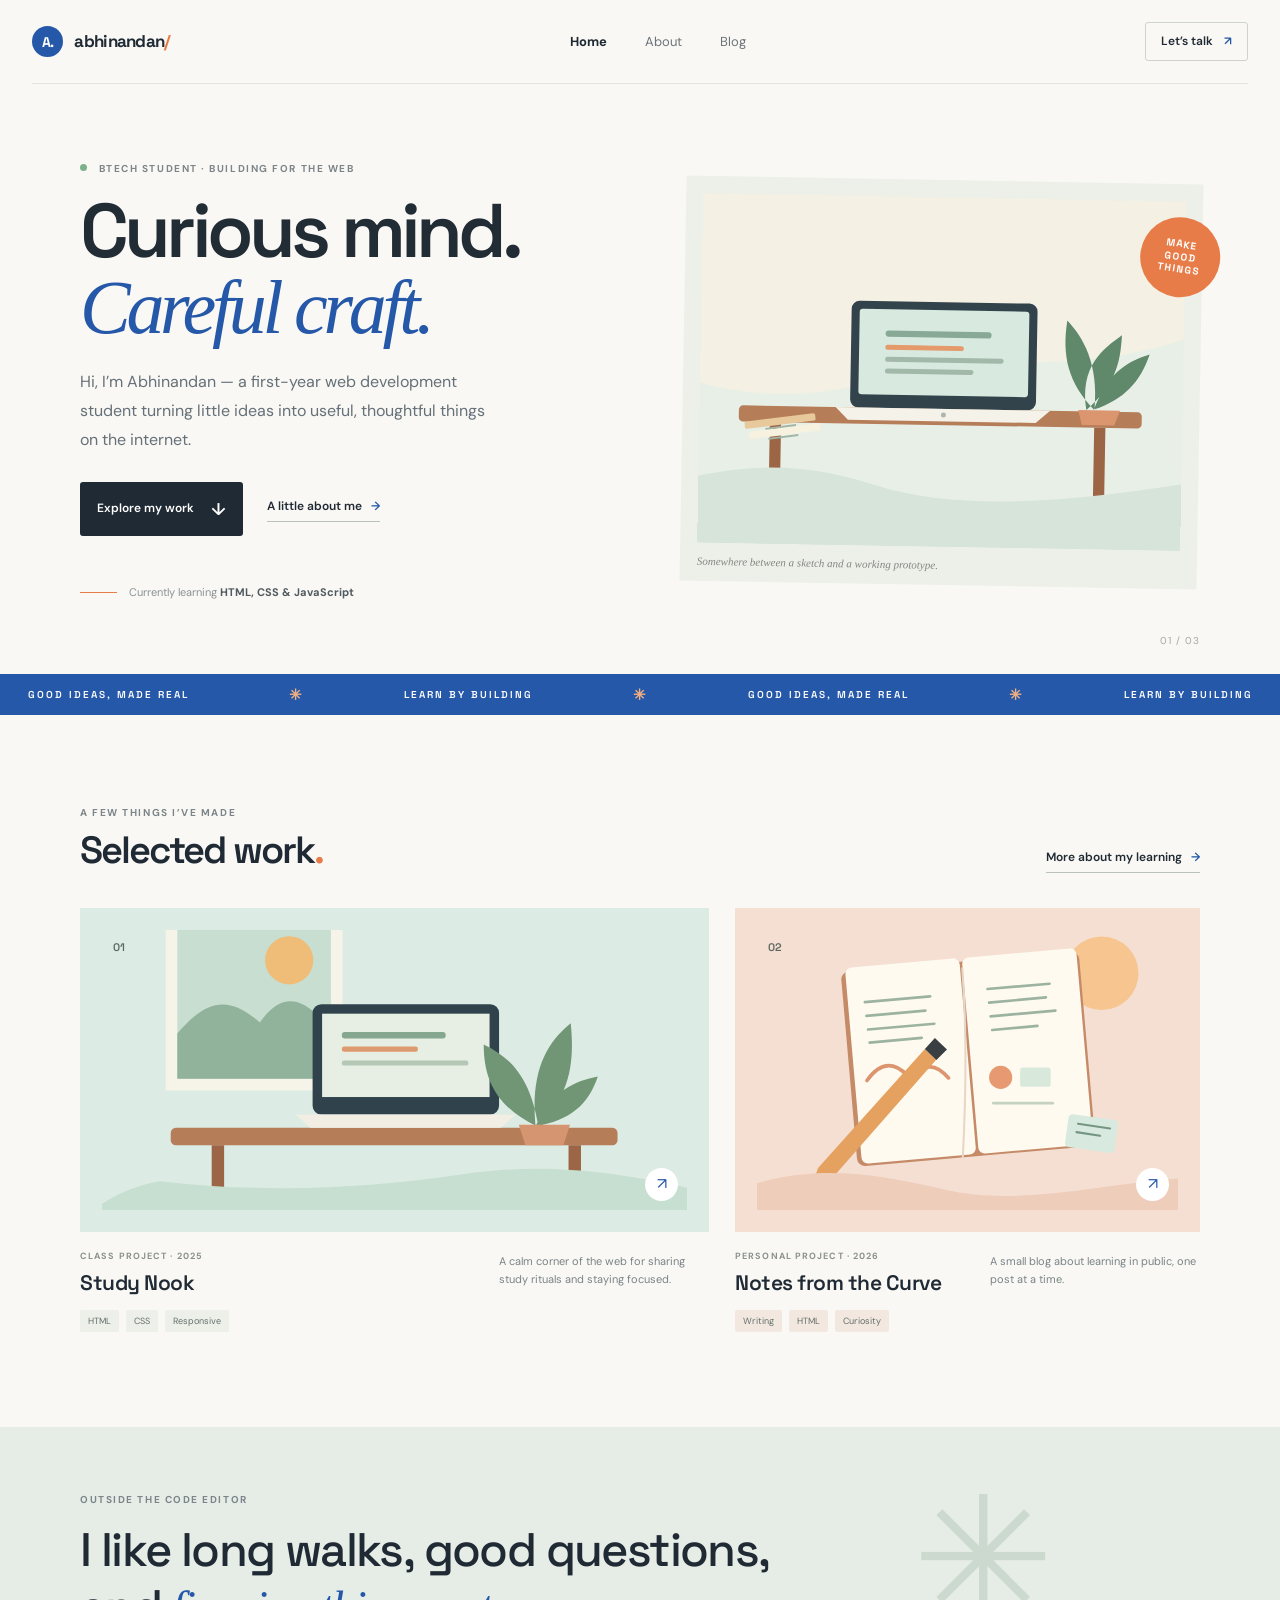
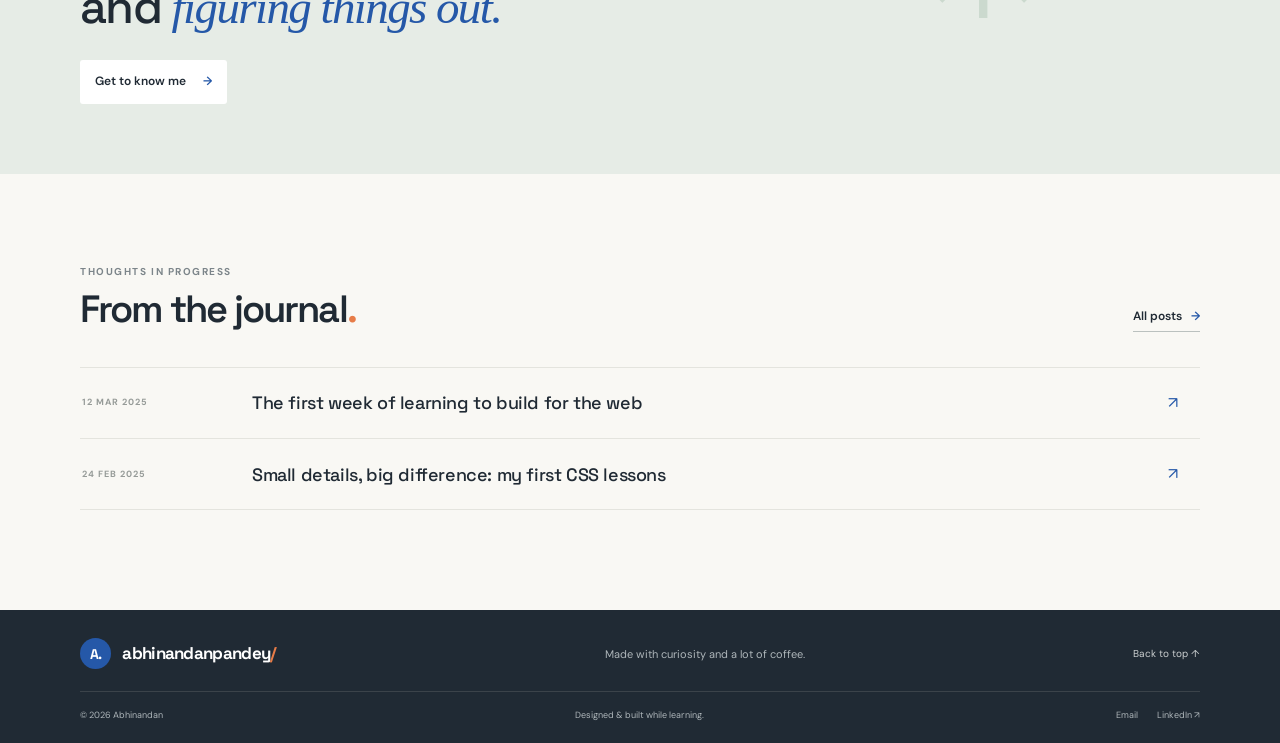
<file: index.html>
<!doctype html>
<html lang="en">

<head>
    <meta charset="utf-8">
    <meta name="viewport" content="width=device-width, initial-scale=1">
    <meta name="description"
        content="A personal blog and portfolio by Abhinandan, a first-year web development student.">
    <title>Abhinandan — Web Developer &amp; Learner</title>
    <link rel="preconnect" href="https://fonts.googleapis.com">
    <link
        href="https://fonts.googleapis.com/css2?family=DM+Sans:wght@400;500;600;700&family=Space+Grotesk:wght@500;600;700&display=swap"
        rel="stylesheet">
    <link rel="stylesheet" href="styles.css">
</head>

<body><a class="skip-link" href="#main">Skip to content</a>
    <header class="site-header"><a class="wordmark" href="index.html"><span class="wordmark-mark">A.</span>
            abhinandan<span class="wordmark-dot">/</span></a>
        <nav aria-label="Main navigation">
            <ul class="nav-list">
                <li><a class="active" aria-current="page" href="index.html">Home</a></li>
                <li><a href="about.html">About</a></li>
                <li><a href="blog.html">Blog</a></li>
            </ul>
        </nav><a class="nav-cta" href="mailto:hello@example.com">Let’s talk <span>↗</span></a>
    </header>
    <main id="main">
        <section class="hero wrap">
            <div>
                <p class="eyebrow"><span class="status-dot"></span> BTECH STUDENT · BUILDING FOR THE WEB</p>
                <h1>Curious mind.<br><span>Careful craft.</span></h1>
                <p class="hero-intro">Hi, I’m Abhinandan — a first-year web development student turning little ideas into
                    useful, thoughtful things on the internet.</p>
                <div class="hero-actions"><a class="button button-dark" href="#work">Explore my work
                        <span>↓</span></a><a class="text-link" href="about.html">A little about me <span>→</span></a>
                </div>
                <div class="hero-note"><span class="note-line"></span>
                    <p>Currently learning <strong>HTML, CSS &amp; JavaScript</strong></p>
                </div>
            </div>
            <figure class="hero-art"><img src="images/creative-desk.svg"
                    alt="Illustration of a sunny desk with a laptop, a plant, a notebook, and a cup of coffee">
                <figcaption>Somewhere between a sketch and a working prototype.</figcaption><span
                    class="art-sticker">MAKE<br>GOOD<br>THINGS</span>
            </figure>
            <div class="hero-index">01 / 03</div>
        </section>
        <div class="marquee">
            <div class="marquee-track"><span>GOOD IDEAS, MADE REAL</span><b>✳</b><span>LEARN BY
                    BUILDING</span><b>✳</b><span>GOOD IDEAS, MADE REAL</span><b>✳</b><span>LEARN BY BUILDING</span>
            </div>
        </div>
        <section class="section wrap" id="work">
            <div class="section-heading">
                <div>
                    <p class="eyebrow">A FEW THINGS I’VE MADE</p>
                    <h2>Selected work<span class="accent">.</span></h2>
                </div><a class="text-link" href="about.html#learning">More about my learning <span>→</span></a>
            </div>
            <div class="project-grid">
                <article class="project-card"><a class="project-image image-sage" href="about.html"><img
                            src="images/study-nook.svg"
                            alt="A cozy study nook with a desk, open laptop, and leafy plant"><span
                            class="image-number">01</span><span class="image-arrow">↗</span></a>
                    <div class="project-meta">
                        <div>
                            <p class="project-type">CLASS PROJECT · 2025</p>
                            <h3>Study Nook</h3>
                        </div>
                        <p class="project-description">A calm corner of the web for sharing study rituals and staying
                            focused.</p>
                    </div>
                    <ul class="tag-list">
                        <li>HTML</li>
                        <li>CSS</li>
                        <li>Responsive</li>
                    </ul>
                </article>
                <article class="project-card"><a class="project-image image-peach" href="blog.html"><img
                            src="images/blog-notes.svg"
                            alt="Illustrated notebook with a pencil and colorful idea cards"><span
                            class="image-number">02</span><span class="image-arrow">↗</span></a>
                    <div class="project-meta">
                        <div>
                            <p class="project-type">PERSONAL PROJECT · 2026</p>
                            <h3>Notes from the Curve</h3>
                        </div>
                        <p class="project-description">A small blog about learning in public, one post at a time.</p>
                    </div>
                    <ul class="tag-list">
                        <li>Writing</li>
                        <li>HTML</li>
                        <li>Curiosity</li>
                    </ul>
                </article>
            </div>
        </section>
        <section class="about-strip">
            <div class="wrap about-strip-inner">
                <p class="eyebrow">OUTSIDE THE CODE EDITOR</p>
                <h2>I like long walks, good questions,<br>and <em>figuring things out.</em></h2><a
                    class="button button-light" href="about.html">Get to know me <span>→</span></a>
                <div class="about-doodle">✳</div>
            </div>
        </section>
        <section class="section wrap journal-preview">
            <div class="section-heading">
                <div>
                    <p class="eyebrow">THOUGHTS IN PROGRESS</p>
                    <h2>From the journal<span class="accent">.</span></h2>
                </div><a class="text-link" href="blog.html">All posts <span>→</span></a>
            </div>
            <article class="journal-row"><time datetime="2025-03-12">12 MAR 2025</time>
                <h3><a href="blog.html#first-week">The first week of learning to build for the web</a></h3><span
                    class="journal-arrow">↗</span>
            </article>
            <article class="journal-row"><time datetime="2025-02-24">24 FEB 2025</time>
                <h3><a href="blog.html#small-details">Small details, big difference: my first CSS lessons</a></h3><span
                    class="journal-arrow">↗</span>
            </article>
        </section>
    </main>
    <footer class="site-footer">
        <div class="wrap footer-top"><a class="wordmark footer-wordmark" href="index.html"><span
                    class="wordmark-mark">A.</span> abhinandanpandey<span class="wordmark-dot">/</span></a>
            <p>Made with curiosity and a lot of coffee.</p><a class="back-top" href="#main">Back to top ↑</a>
        </div>
        <div class="wrap footer-bottom"><span>© 2026 Abhinandan</span><span>Designed &amp; built while learning.</span>
            <div class="footer-links"><a href="mailto:abhipandey28012008@gmail.com">Email</a><a href="https://www.linkedin.com/"
                    target="_blank" rel="noopener noreferrer">LinkedIn ↗</a></div>
        </div>
    </footer>
</body>

</html>
</file>
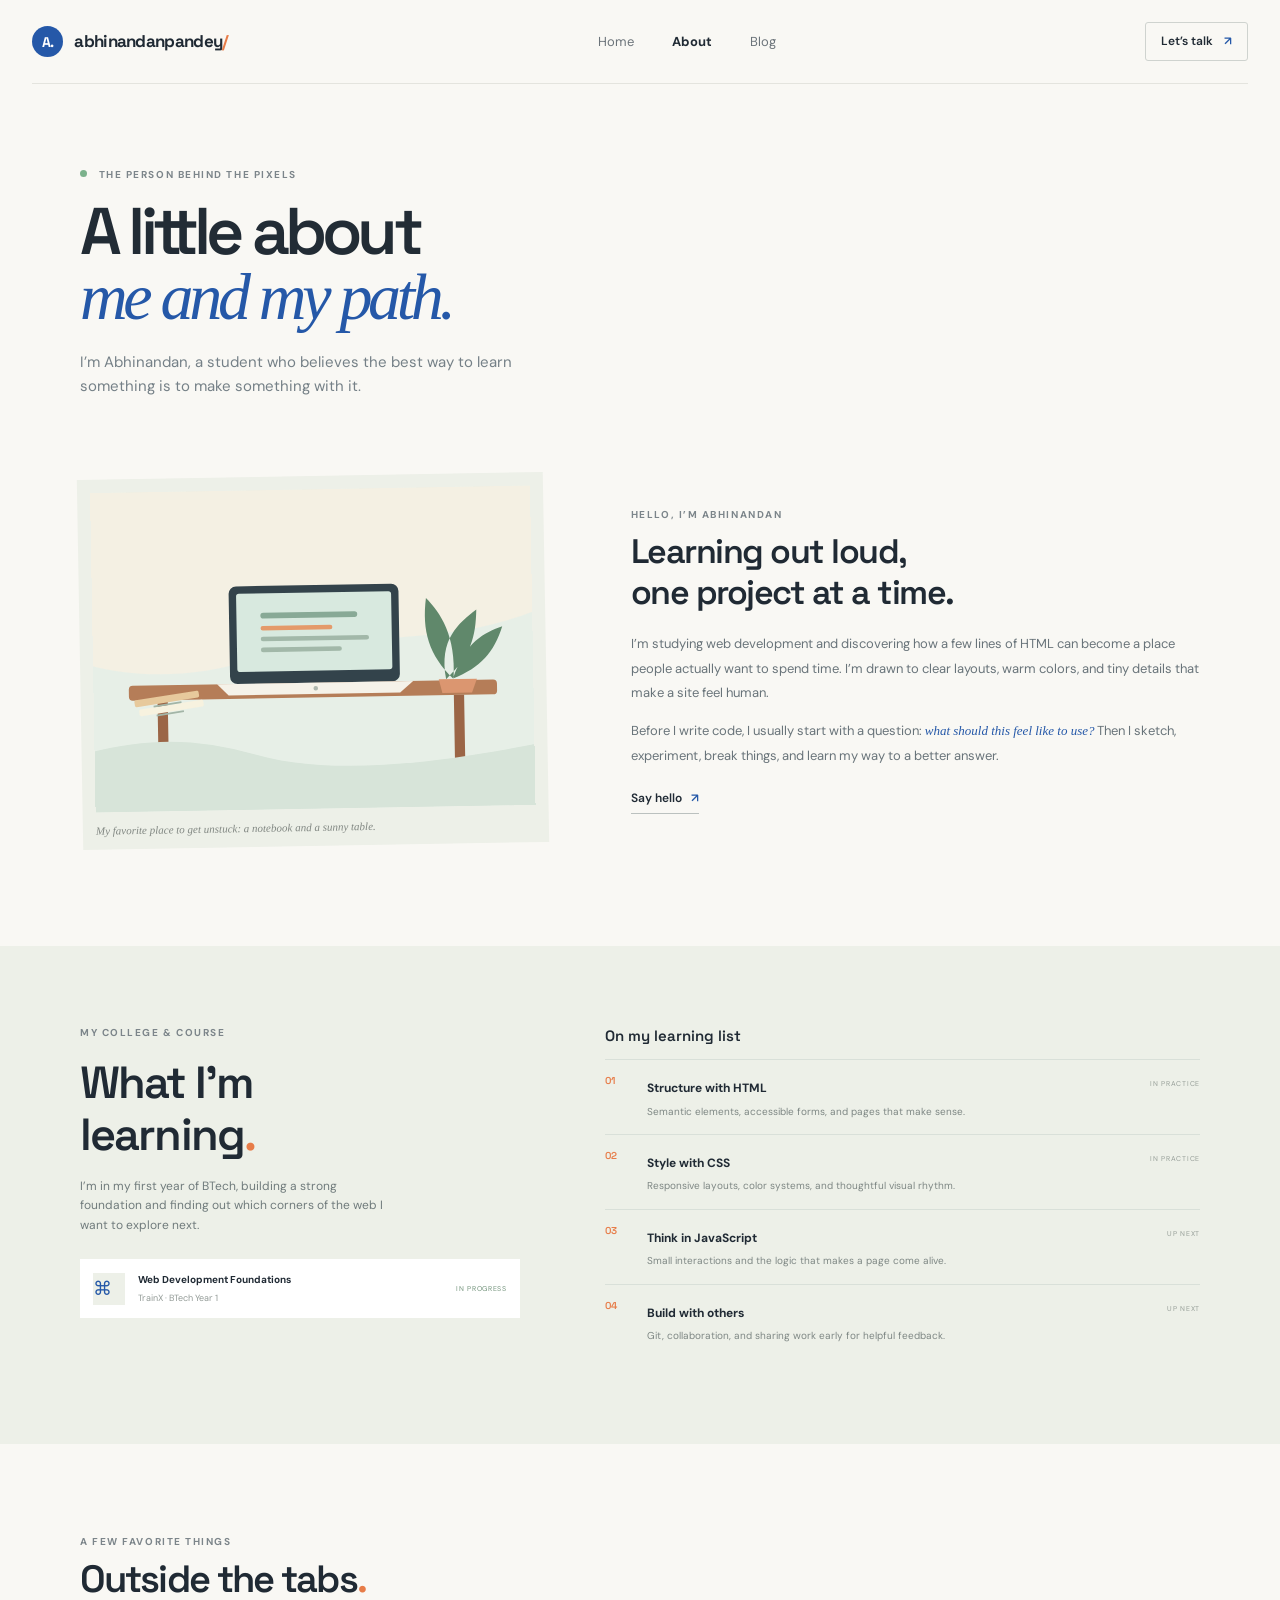
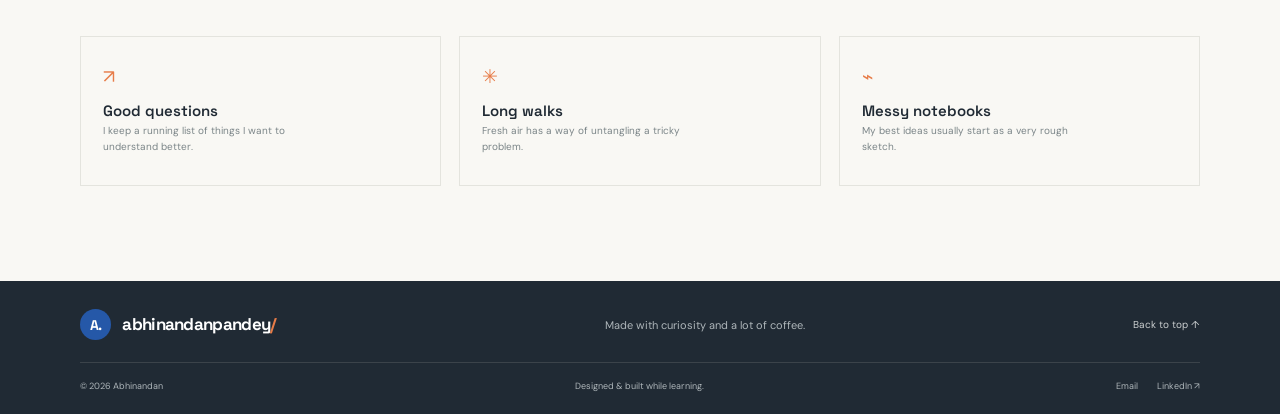
<file: about.html>
<!doctype html>
<html lang="en">

<head>
    <meta charset="utf-8">
    <meta name="viewport" content="width=device-width, initial-scale=1">
    <meta name="description"
        content="Get to know Abhinandan, a web development student, and explore what Alex is learning.">
    <title>About — Abhinandan</title>
    <link rel="preconnect" href="https://fonts.googleapis.com">
    <link
        href="https://fonts.googleapis.com/css2?family=DM+Sans:wght@400;500;600;700&family=Space+Grotesk:wght@500;600;700&display=swap"
        rel="stylesheet">
    <link rel="stylesheet" href="styles.css">
</head>

<body><a class="skip-link" href="#main">Skip to content</a>
    <header class="site-header"><a class="wordmark" href="index.html"><span class="wordmark-mark">A.</span>
            abhinandanpandey<span class="wordmark-dot">/</span></a>
        <nav aria-label="Main navigation">
            <ul class="nav-list">
                <li><a href="index.html">Home</a></li>
                <li><a class="active" aria-current="page" href="about.html">About</a></li>
                <li><a href="blog.html">Blog</a></li>
            </ul>
        </nav><a class="nav-cta" href="mailto:hello@example.com">Let’s talk <span>↗</span></a>
    </header>
    <main id="main">
        <section class="page-hero wrap">
            <p class="eyebrow"><span class="status-dot"></span> THE PERSON BEHIND THE PIXELS</p>
            <h1>A little about<br><span>me and my path.</span></h1>
            <p class="page-intro">I’m Abhinandan, a student who believes the best way to learn something is to make something
                with it.</p>
        </section>
        <section class="about-main wrap">
            <figure class="about-photo"><img src="images/creative-desk.svg"
                    alt="A bright creative workspace ready for a new project">
                <!-- STUDENT NOTE: Use figure to group an image with its caption. Put figcaption inside figure to show a helpful note below the image. Keep alt text on img too: it describes the image to people using screen readers. -->
<figcaption>My favorite place to get unstuck: a notebook and a sunny table.</figcaption>
            </figure>
            <div class="about-copy">
                <p class="eyebrow">HELLO, I’M ABHINANDAN</p>
                <h2>Learning out loud,<br>one project at a time.</h2>
                <p>I’m studying web development and discovering how a few lines of HTML can become a place people
                    actually want to spend time. I’m drawn to clear layouts, warm colors, and tiny details that make a
                    site feel human.</p>
                <p>Before I write code, I usually start with a question: <em>what should this feel like to use?</em>
                    Then I sketch, experiment, break things, and learn my way to a better answer.</p><a
                    class="text-link" href="mailto:hello@example.com">Say hello <span>↗</span></a>
            </div>
        </section>
        <section class="learning-section" id="learning">
            <div class="wrap learning-inner">
                <div>
                    <p class="eyebrow">MY COLLEGE &amp; COURSE</p>
                    <h2>What I’m<br>learning<span class="accent">.</span></h2>
                    <p class="learning-intro">I’m in my first year of BTech, building a strong foundation and finding
                        out which corners of the web I want to explore next.</p>
                    <div class="course-card"><span class="course-icon">⌘</span>
                        <div><strong>Web Development Foundations</strong><span>TrainX · BTech Year 1</span></div><span
                            class="course-status">IN PROGRESS</span>
                    </div>
                </div>
                <div class="learning-list">
                    <h3>On my learning list</h3>
                    <ol>
                        <li><span class="list-number">01</span>
                            <div><strong>Structure with HTML</strong>
                                <p>Semantic elements, accessible forms, and pages that make sense.</p>
                            </div><span class="list-state">IN PRACTICE</span>
                        </li>
                        <li><span class="list-number">02</span>
                            <div><strong>Style with CSS</strong>
                                <p>Responsive layouts, color systems, and thoughtful visual rhythm.</p>
                            </div><span class="list-state">IN PRACTICE</span>
                        </li>
                        <li><span class="list-number">03</span>
                            <div><strong>Think in JavaScript</strong>
                                <p>Small interactions and the logic that makes a page come alive.</p>
                            </div><span class="list-state">UP NEXT</span>
                        </li>
                        <li><span class="list-number">04</span>
                            <div><strong>Build with others</strong>
                                <p>Git, collaboration, and sharing work early for helpful feedback.</p>
                            </div><span class="list-state">UP NEXT</span>
                        </li>
                    </ol>
                </div>
            </div>
        </section>
        <section class="section wrap interests">
            <div class="section-heading">
                <div>
                    <p class="eyebrow">A FEW FAVORITE THINGS</p>
                    <h2>Outside the tabs<span class="accent">.</span></h2>
                </div>
            </div>
            <div class="interest-grid">
                <article><span>↗</span>
                    <h3>Good questions</h3>
                    <p>I keep a running list of things I want to understand better.</p>
                </article>
                <article><span>✳</span>
                    <h3>Long walks</h3>
                    <p>Fresh air has a way of untangling a tricky problem.</p>
                </article>
                <article><span>⌁</span>
                    <h3>Messy notebooks</h3>
                    <p>My best ideas usually start as a very rough sketch.</p>
                </article>
            </div>
        </section>
    </main>
    <footer class="site-footer">
        <div class="wrap footer-top"><a class="wordmark footer-wordmark" href="index.html"><span
                    class="wordmark-mark">A.</span> abhinandanpandey<span class="wordmark-dot">/</span></a>
            <p>Made with curiosity and a lot of coffee.</p><a class="back-top" href="#main">Back to top ↑</a>
        </div>
        <div class="wrap footer-bottom"><span>© 2026 Abhinandan</span><span>Designed &amp; built while learning.</span>
            <div class="footer-links"><a href="abhipandey28012008@gmail.com">Email</a><a href="https://www.linkedin.com/"
                    target="_blank" rel="noopener noreferrer">LinkedIn ↗</a></div>
        </div>
    </footer>
</body>

</html>
</file>
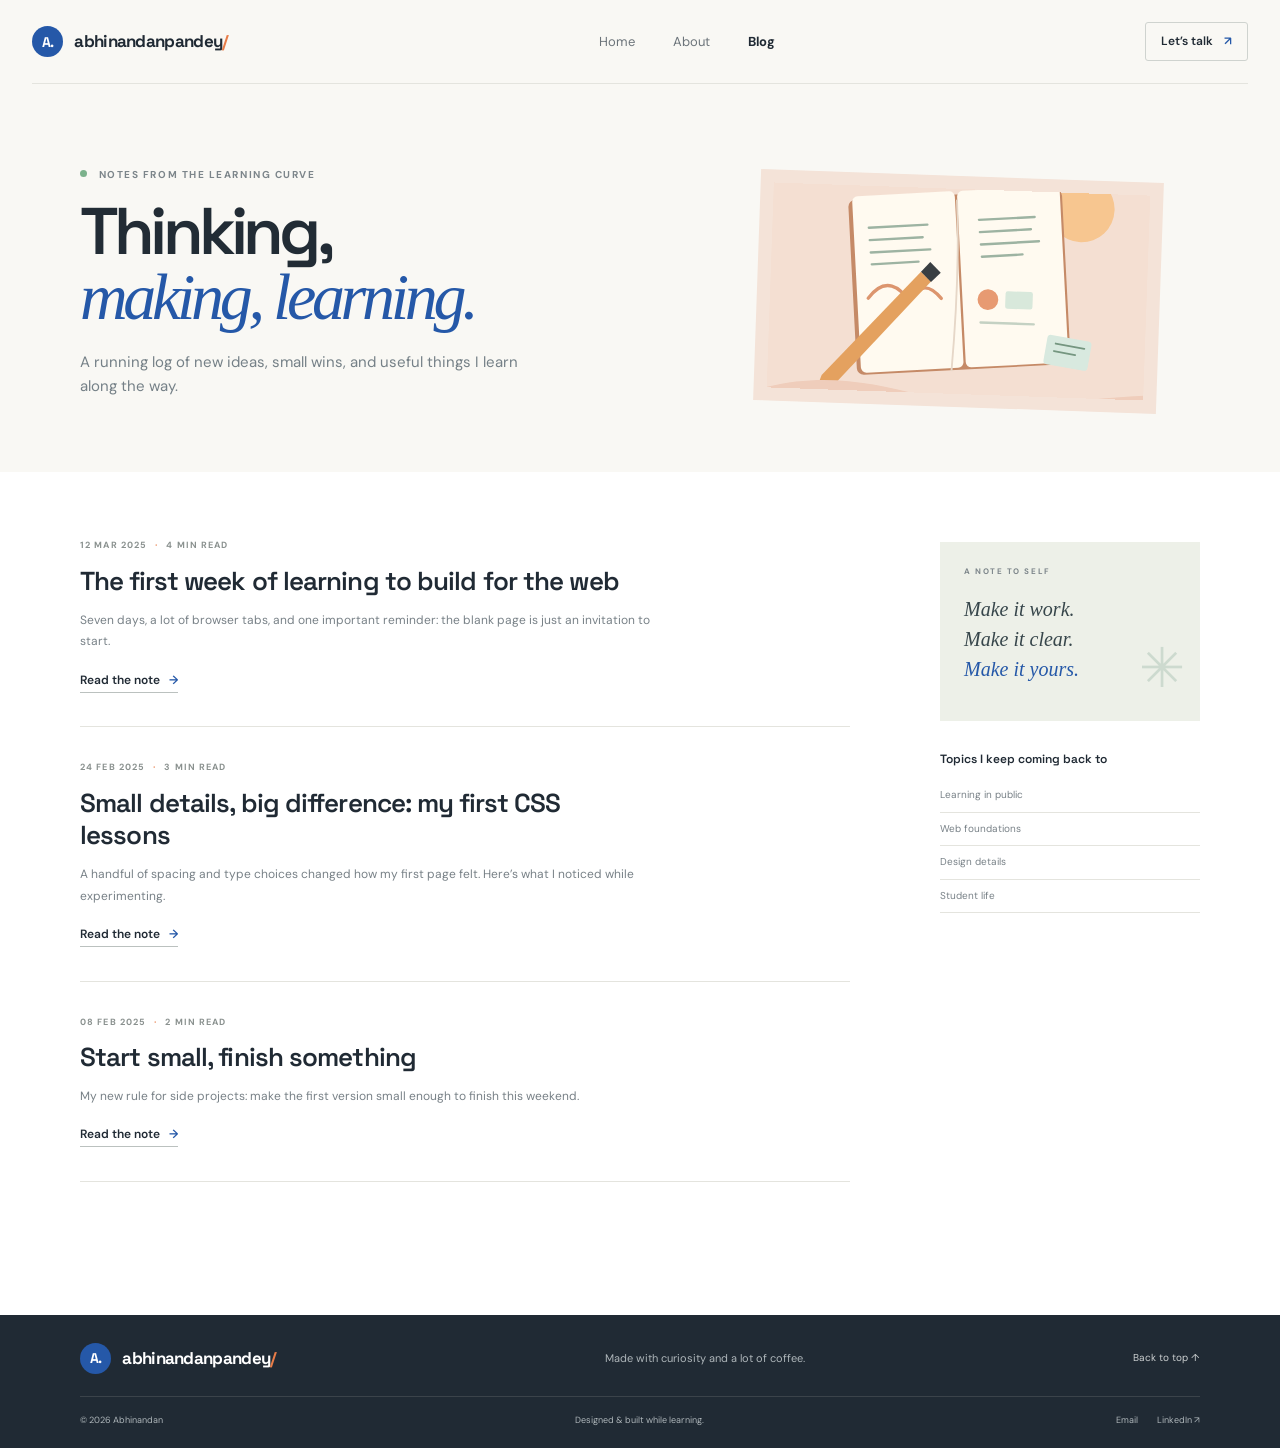
<file: blog.html>
<!doctype html>
<html lang="en">

<head>
    <meta charset="utf-8">
    <meta name="viewport" content="width=device-width, initial-scale=1">
    <meta name="description"
        content="Notes from Abhinandan about learning web development, design, and building for the web.">
    <title>Blog — Abhinandan</title>
    <link rel="preconnect" href="https://fonts.googleapis.com">
    <link
        href="https://fonts.googleapis.com/css2?family=DM+Sans:wght@400;500;600;700&family=Space+Grotesk:wght@500;600;700&display=swap"
        rel="stylesheet">
    <link rel="stylesheet" href="styles.css">
</head>

<body><a class="skip-link" href="#main">Skip to content</a>
    <header class="site-header"><a class="wordmark" href="index.html"><span class="wordmark-mark">A.</span>
        abhinandanpandey<span class="wordmark-dot">/</span></a>
        <nav aria-label="Main navigation">
            <ul class="nav-list">
                <li><a href="index.html">Home</a></li>
                <li><a href="about.html">About</a></li>
                <li><a class="active" aria-current="page" href="blog.html">Blog</a></li>
            </ul>
        </nav><a class="nav-cta" href="mailto:hello@example.com">Let’s talk <span>↗</span></a>
    </header>
    <main id="main">
        <section class="page-hero blog-hero wrap">
            <p class="eyebrow"><span class="status-dot"></span> NOTES FROM THE LEARNING CURVE</p>
            <h1>Thinking,<br><span>making, learning.</span></h1>
            <p class="page-intro">A running log of new ideas, small wins, and useful things I learn along the way.</p>
            <figure class="blog-cover"><img src="images/blog-notes.svg"
                    alt="Notebook and pencil surrounded by colorful idea cards"></figure>
        </section>
        <section class="blog-list-section">
            <div class="wrap blog-layout">
                <div class="blog-posts">
                    <article class="blog-post" id="first-week">
                        <p class="post-date">12 MAR 2025 <span>·</span> 4 MIN READ</p>
                        <h2><a href="#first-week">The first week of learning to build for the web</a></h2>
                        <p class="post-excerpt">Seven days, a lot of browser tabs, and one important reminder: the blank
                            page is just an invitation to start.</p><a class="text-link" href="#first-week">Read the
                            note <span>→</span></a>
                    </article>
                    <article class="blog-post" id="small-details">
                        <p class="post-date">24 FEB 2025 <span>·</span> 3 MIN READ</p>
                        <h2><a href="#small-details">Small details, big difference: my first CSS lessons</a></h2>
                        <p class="post-excerpt">A handful of spacing and type choices changed how my first page felt.
                            Here’s what I noticed while experimenting.</p><a class="text-link"
                            href="#small-details">Read the note <span>→</span></a>
                    </article>
                    <article class="blog-post" id="start-small">
                        <p class="post-date">08 FEB 2025 <span>·</span> 2 MIN READ</p>
                        <h2><a href="#start-small">Start small, finish something</a></h2>
                        <p class="post-excerpt">My new rule for side projects: make the first version small enough to
                            finish this weekend.</p><a class="text-link" href="#start-small">Read the note
                            <span>→</span></a>
                    </article>
                </div>
                <aside class="blog-sidebar">
                    <div class="sidebar-card">
                        <p class="eyebrow">A NOTE TO SELF</p>
                        <p>Make it work.<br>Make it clear.<br><em>Make it yours.</em></p><span
                            class="sidebar-star">✳</span>
                    </div>
                    <div class="sidebar-topics">
                        <h3>Topics I keep coming back to</h3>
                        <ul>
                            <li>Learning in public</li>
                            <li>Web foundations</li>
                            <li>Design details</li>
                            <li>Student life</li>
                        </ul>
                    </div>
                </aside>
            </div>
        </section>
    </main>
    <footer class="site-footer">
        <div class="wrap footer-top"><a class="wordmark footer-wordmark" href="index.html"><span
                    class="wordmark-mark">A.</span> abhinandanpandey<span class="wordmark-dot">/</span></a>
            <p>Made with curiosity and a lot of coffee.</p><a class="back-top" href="#main">Back to top ↑</a>
        </div>
        <div class="wrap footer-bottom"><span>© 2026 Abhinandan</span><span>Designed &amp; built while learning.</span>
            <div class="footer-links"><a href="mailto:abhipandey28012008@gmail.com">Email</a><a href="https://www.linkedin.com/"
                    target="_blank" rel="noopener noreferrer">LinkedIn ↗</a></div>
        </div>
    </footer>
</body>

</html>
</file>
<file: styles.css>
:root {
    --ink: #202a34;
    --muted: #737d86;
    --paper: #f9f8f4;
    --blue: #2558a8;
    --mint: #dcebe3;
    --peach: #f5dfd2;
    --line: #e4e4de;
    --orange: #e77c48;
    --serif: Georgia, "Times New Roman", serif;
    --sans: "DM Sans", Arial, sans-serif;
    --display: "Space Grotesk", Arial, sans-serif
}

* {
    box-sizing: border-box
}

html {
    scroll-behavior: smooth
}

body {
    margin: 0;
    color: var(--ink);
    background: var(--paper);
    font: 16px/1.65 var(--sans)
}

a {
    color: inherit;
    text-decoration: none
}

a:hover {
    color: var(--blue)
}

img {
    display: block;
    max-width: 100%
}

.wrap {
    width: min(1120px, calc(100% - 64px));
    margin: auto
}

.skip-link {
    position: absolute;
    top: -60px;
    left: 20px;
    z-index: 10;
    padding: 10px 15px;
    background: var(--ink);
    color: white
}

.skip-link:focus {
    top: 12px
}

.site-header {
    height: 84px;
    width: min(1280px, calc(100% - 64px));
    margin: auto;
    display: flex;
    align-items: center;
    justify-content: space-between;
    border-bottom: 1px solid var(--line)
}

.wordmark {
    font: 700 17px var(--display);
    letter-spacing: -.7px
}

.wordmark-mark {
    display: inline-grid;
    place-items: center;
    background: var(--blue);
    color: white;
    width: 31px;
    height: 31px;
    border-radius: 50%;
    margin-right: 8px;
    font-size: 14px
}

.wordmark-dot {
    color: var(--orange)
}

.nav-list {
    display: flex;
    gap: 38px;
    list-style: none;
    margin: 0;
    padding: 0
}

.nav-list a {
    font-size: 13px;
    color: #6c747a
}

.nav-list a:hover,
.nav-list a.active {
    color: var(--ink)
}

.nav-list a.active {
    font-weight: 700
}

.nav-cta {
    border: 1px solid #cfd3cf;
    padding: 9px 15px;
    border-radius: 3px;
    font-size: 12px;
    font-weight: 600
}

.nav-cta span {
    color: var(--blue);
    margin-left: 8px
}

.hero {
    min-height: 590px;
    padding: 76px 0 70px;
    position: relative;
    display: grid;
    grid-template-columns: 1.03fr .97fr;
    align-items: center;
    gap: 55px
}

.eyebrow {
    font-size: 10px;
    line-height: 1.4;
    font-weight: 700;
    letter-spacing: 1.55px;
    color: #7c858a;
    margin: 0 0 17px
}

.status-dot {
    width: 7px;
    height: 7px;
    border-radius: 50%;
    background: #7bb18b;
    display: inline-block;
    vertical-align: 1px;
    margin-right: 8px
}

.hero h1,
.page-hero h1 {
    font: 600 clamp(48px, 6vw, 76px)/.99 var(--display);
    letter-spacing: -4.8px;
    margin: 0;
    color: #222c35
}

.hero h1 span,
.page-hero h1 span {
    font: italic 400 1em/.99 var(--serif);
    color: var(--blue);
    letter-spacing: -4.3px
}

.hero-intro {
    font-size: 16px;
    color: #657078;
    max-width: 420px;
    line-height: 1.8;
    margin: 23px 0 28px
}

.hero-actions {
    display: flex;
    gap: 24px;
    align-items: center
}

.button {
    display: inline-flex;
    align-items: center;
    gap: 17px;
    padding: 13px 17px;
    border-radius: 3px;
    font-size: 12px;
    font-weight: 600;
    transition: transform .2s
}

.button:hover {
    transform: translateY(-2px)
}

.button-dark {
    background: var(--ink);
    color: white
}

.button-dark:hover {
    background: var(--blue);
    color: white
}

.button-dark span {
    font-size: 17px
}

.text-link {
    font-size: 12px;
    font-weight: 600;
    border-bottom: 1px solid #bbc1bf;
    padding-bottom: 4px
}

.text-link span {
    color: var(--blue);
    margin-left: 6px
}

.hero-note {
    display: flex;
    align-items: center;
    gap: 12px;
    margin-top: 47px
}

.note-line {
    height: 1px;
    width: 37px;
    background: var(--orange)
}

.hero-note p {
    margin: 0;
    color: #8a9295;
    font-size: 11px
}

.hero-note strong {
    color: #505a60
}

.hero-art {
    position: relative;
    margin: 0;
    padding: 17px 17px 14px;
    background: #edf0e8;
    transform: rotate(1deg)
}

.hero-art img {
    width: 100%;
    height: 350px;
    object-fit: cover
}

.hero-art figcaption,
.about-photo figcaption {
    font: italic 11px var(--serif);
    color: #818782;
    padding-top: 12px
}

.art-sticker {
    position: absolute;
    right: -18px;
    top: 33px;
    display: grid;
    place-content: center;
    width: 80px;
    height: 80px;
    border-radius: 50%;
    background: var(--orange);
    color: white;
    text-align: center;
    font: 700 10px/1.25 var(--display);
    letter-spacing: 1px;
    transform: rotate(8deg)
}

.hero-index {
    position: absolute;
    bottom: 25px;
    right: 0;
    color: #a3a8a5;
    font-size: 10px;
    letter-spacing: 1px
}

.marquee {
    overflow: hidden;
    background: var(--blue);
    color: white;
    white-space: nowrap;
    padding: 11px 0
}

.marquee-track {
    display: flex;
    justify-content: space-around;
    align-items: center;
    gap: 45px;
    min-width: 950px;
    font: 600 10px var(--display);
    letter-spacing: 2px
}

.marquee-track b {
    color: #f0ae81;
    font-size: 15px
}

.section {
    padding: 91px 0 95px
}

.section-heading {
    display: flex;
    justify-content: space-between;
    align-items: end;
    margin-bottom: 35px
}

.section-heading .eyebrow {
    margin-bottom: 9px
}

.section-heading h2,
.learning-inner h2 {
    font: 600 38px/1.15 var(--display);
    letter-spacing: -1.9px;
    margin: 0
}

.accent {
    color: var(--orange)
}

.project-grid {
    display: grid;
    grid-template-columns: 1.15fr .85fr;
    gap: 26px
}

.project-image {
    position: relative;
    display: block;
    overflow: hidden;
    padding: 22px
}

.project-image img {
    width: 100%;
    height: 280px;
    object-fit: cover;
    transition: transform .4s
}

.project-image:hover img {
    transform: scale(1.025)
}

.image-sage {
    background: var(--mint)
}

.image-peach {
    background: var(--peach)
}

.image-number {
    position: absolute;
    top: 32px;
    left: 33px;
    font: 600 11px var(--display);
    color: #5b6761
}

.image-arrow {
    position: absolute;
    right: 31px;
    bottom: 31px;
    background: white;
    border-radius: 50%;
    width: 33px;
    height: 33px;
    display: grid;
    place-items: center;
    color: var(--blue)
}

.project-meta {
    display: flex;
    justify-content: space-between;
    align-items: start;
    padding-top: 17px;
    gap: 15px
}

.project-type,
.post-date {
    font-size: 9px;
    color: #8a918f;
    letter-spacing: 1.1px;
    font-weight: 700;
    margin: 0 0 5px
}

.project-meta h3 {
    font: 600 21px var(--display);
    letter-spacing: -.5px;
    margin: 0
}

.project-description {
    max-width: 210px;
    margin: 3px 0 0;
    color: #7a8387;
    font-size: 11px;
    line-height: 1.65
}

.tag-list {
    display: flex;
    list-style: none;
    gap: 7px;
    margin: 14px 0 0;
    padding: 0
}

.tag-list li {
    font-size: 9px;
    color: #63706e;
    background: #edf0e8;
    border-radius: 2px;
    padding: 4px 8px
}

.project-card:nth-child(2) .tag-list li {
    background: #f3e8df
}

.about-strip {
    background: #e6ece6;
    padding: 66px 0 70px;
    position: relative;
    overflow: hidden
}

.about-strip-inner {
    position: relative
}

.about-strip .eyebrow {
    margin-bottom: 15px
}

.about-strip h2 {
    font: 500 clamp(31px, 4vw, 47px)/1.2 var(--display);
    letter-spacing: -1.6px;
    margin: 0 0 25px
}

.about-strip h2 em {
    font: italic 400 1em var(--serif);
    color: var(--blue)
}

.button-light {
    background: white;
    color: var(--ink);
    padding: 12px 15px
}

.button-light:hover {
    color: var(--blue)
}

.button-light span {
    color: var(--blue)
}

.about-doodle {
    position: absolute;
    right: 13%;
    top: -18px;
    font-size: 170px;
    color: #cbd9ce;
    line-height: 1
}

.journal-preview {
    padding-bottom: 100px
}

.journal-row {
    border-top: 1px solid var(--line);
    display: grid;
    grid-template-columns: 150px 1fr 30px;
    align-items: center;
    padding: 22px 2px;
    gap: 20px
}

.journal-row:last-child {
    border-bottom: 1px solid var(--line)
}

.journal-row time {
    font-size: 9px;
    font-weight: 700;
    color: #969b98;
    letter-spacing: 1px
}

.journal-row h3 {
    margin: 0;
    font: 500 18px var(--display);
    letter-spacing: -.4px
}

.journal-arrow {
    color: var(--blue)
}

.site-footer {
    background: #202a34;
    color: white;
    padding: 28px 0 20px
}

.footer-top,
.footer-bottom {
    display: flex;
    align-items: center;
    justify-content: space-between
}

.footer-top {
    padding-bottom: 22px;
    border-bottom: 1px solid #3b434a
}

.footer-wordmark {
    color: white
}

.footer-top>p {
    color: #aeb6ba;
    font-size: 11px;
    margin: 0
}

.back-top {
    font-size: 10px;
    color: #ccd0d1
}

.footer-bottom {
    padding-top: 16px;
    color: #aeb6ba;
    font-size: 9px
}

.footer-links {
    display: flex;
    gap: 19px
}

.footer-links a:hover,
.back-top:hover {
    color: white
}

.page-hero {
    padding: 84px 0 62px
}

.page-hero h1 {
    font-size: 66px
}

.page-intro {
    color: #758087;
    max-width: 475px;
    margin: 20px 0 0;
    font-size: 15px
}

.about-main {
    display: grid;
    grid-template-columns: .9fr 1.1fr;
    gap: 85px;
    align-items: center;
    padding: 15px 0 100px
}

.about-photo {
    margin: 0;
    padding: 13px;
    background: #edf0e8;
    transform: rotate(-1deg)
}

.about-photo img {
    width: 100%;
    height: 320px;
    object-fit: cover
}

.about-copy .eyebrow {
    margin-bottom: 10px
}

.about-copy h2 {
    font: 600 34px/1.2 var(--display);
    letter-spacing: -1.5px;
    margin: 0 0 18px
}

.about-copy>p:not(.eyebrow) {
    font-size: 13px;
    color: #69747a;
    line-height: 1.9
}

.about-copy em {
    font-family: var(--serif);
    color: var(--blue)
}

.about-copy .text-link {
    display: inline-block;
    margin-top: 8px
}

.learning-section {
    background: #edf0e8;
    padding: 80px 0 85px
}

.learning-inner {
    display: grid;
    grid-template-columns: .85fr 1.15fr;
    gap: 85px
}

.learning-inner h2 {
    font-size: 45px
}

.learning-intro {
    color: #707b7c;
    font-size: 12px;
    max-width: 310px;
    margin: 16px 0 23px
}

.course-card {
    display: flex;
    align-items: center;
    gap: 13px;
    background: white;
    padding: 13px
}

.course-icon {
    width: 32px;
    height: 32px;
    display: grid;
    place-items: center;
    background: #edf0e8;
    color: var(--blue);
    font-size: 19px
}

.course-card strong,
.course-card span {
    display: block
}

.course-card strong {
    font-size: 10px
}

.course-card div span {
    font-size: 9px;
    color: #929a96;
    margin-top: 2px
}

.course-status {
    margin-left: auto;
    font-size: 7px;
    color: #72937b;
    letter-spacing: .7px
}

.learning-list h3 {
    font: 600 15px var(--display);
    margin: 0 0 14px
}

.learning-list ol {
    list-style: none;
    margin: 0;
    padding: 0
}

.learning-list li {
    display: grid;
    grid-template-columns: 30px 1fr auto;
    gap: 12px;
    padding: 14px 0;
    border-top: 1px solid #d9e0d9;
    align-items: start
}

.list-number {
    font: 600 10px var(--display);
    color: var(--orange)
}

.learning-list li strong {
    font-size: 12px
}

.learning-list li p {
    color: #7e8784;
    font-size: 10px;
    margin: 3px 0 0
}

.list-state {
    font-size: 7px;
    letter-spacing: .7px;
    color: #969e98;
    padding-top: 4px
}

.interest-grid {
    display: grid;
    grid-template-columns: repeat(3, 1fr);
    gap: 18px
}

.interest-grid article {
    border: 1px solid var(--line);
    padding: 24px 22px;
    min-height: 150px
}

.interest-grid article>span {
    color: var(--orange);
    font-size: 19px
}

.interest-grid h3 {
    font: 600 15px var(--display);
    margin: 8px 0 3px
}

.interest-grid p {
    font-size: 10px;
    color: #7b8588;
    margin: 0;
    max-width: 210px
}

.blog-hero {
    position: relative;
    padding-bottom: 73px
}

.blog-cover {
    position: absolute;
    right: 0;
    top: 76px;
    width: 36%;
    padding: 13px;
    background: #f4e3d8;
    transform: rotate(2deg)
}

.blog-cover img {
    width: 100%;
    height: 205px;
    object-fit: cover
}

.blog-list-section {
    background: white;
    padding: 66px 0 100px
}

.blog-layout {
    display: grid;
    grid-template-columns: 1fr 260px;
    gap: 90px
}

.blog-post {
    padding: 0 0 34px;
    margin-bottom: 33px;
    border-bottom: 1px solid var(--line)
}

.post-date {
    margin-bottom: 12px
}

.post-date span {
    color: var(--orange);
    padding: 0 5px
}

.blog-post h2 {
    font: 600 26px/1.25 var(--display);
    letter-spacing: -.9px;
    max-width: 550px;
    margin: 0
}

.post-excerpt {
    font-size: 12px;
    color: #788187;
    max-width: 580px;
    margin: 12px 0 13px;
    line-height: 1.8
}

.blog-sidebar {
    padding-top: 4px
}

.sidebar-card {
    position: relative;
    background: #edf0e8;
    padding: 24px;
    min-height: 172px;
    overflow: hidden
}

.sidebar-card .eyebrow {
    font-size: 8px
}

.sidebar-card>p:nth-child(2) {
    font: italic 20px/1.5 var(--serif);
    margin: 13px 0;
    color: #37464b
}

.sidebar-card em {
    color: var(--blue)
}

.sidebar-star {
    position: absolute;
    right: 15px;
    bottom: 8px;
    color: #cddacf;
    font-size: 55px
}

.sidebar-topics {
    margin-top: 30px
}

.sidebar-topics h3 {
    font: 600 12px var(--display);
    margin: 0 0 12px
}

.sidebar-topics ul {
    list-style: none;
    margin: 0;
    padding: 0
}

.sidebar-topics li {
    font-size: 10px;
    color: #788187;
    padding: 8px 0;
    border-bottom: 1px solid var(--line)
}

@media(max-width:760px) {

    .wrap,
    .site-header {
        width: calc(100% - 40px)
    }

    .site-header {
        height: 72px
    }

    .nav-list {
        gap: 18px
    }

    .nav-list a {
        font-size: 11px
    }

    .nav-cta {
        display: none
    }

    .hero {
        grid-template-columns: 1fr;
        gap: 35px;
        padding: 63px 0 57px
    }

    .hero h1 {
        font-size: 59px
    }

    .hero-art {
        width: min(100%, 500px);
        margin: auto
    }

    .hero-art img {
        height: 280px
    }

    .hero-index {
        bottom: 18px
    }

    .section {
        padding: 68px 0 70px
    }

    .section-heading h2 {
        font-size: 32px
    }

    .project-grid {
        grid-template-columns: 1fr
    }

    .project-image img {
        height: 260px
    }

    .about-strip {
        padding: 54px 0
    }

    .about-doodle {
        right: -30px;
        top: 10px;
        font-size: 115px
    }

    .journal-row {
        grid-template-columns: 95px 1fr 20px;
        gap: 10px
    }

    .journal-row h3 {
        font-size: 14px
    }

    .page-hero {
        padding-top: 66px
    }

    .page-hero h1 {
        font-size: 55px
    }

    .about-main,
    .learning-inner {
        grid-template-columns: 1fr;
        gap: 40px;
        padding-bottom: 70px
    }

    .about-photo {
        max-width: 520px
    }

    .about-photo img {
        height: 260px
    }

    .learning-section {
        padding: 60px 0
    }

    .learning-inner {
        padding-bottom: 0
    }

    .learning-inner h2 {
        font-size: 40px
    }

    .interest-grid {
        grid-template-columns: 1fr
    }

    .interest-grid article {
        min-height: 0
    }

    .blog-cover {
        position: relative;
        top: auto;
        right: auto;
        width: min(100%, 420px);
        margin: 35px auto 0
    }

    .blog-cover img {
        height: 190px
    }
    .blog-hero {
        padding-bottom: 58px
    }

    .blog-layout {
        grid-template-columns: 1fr;
        gap: 20px
    }

    .blog-list-section {
        padding: 54px 0 70px
    }

    .blog-sidebar {
        display: grid;
        grid-template-columns: 1fr 1fr;
        gap: 20px
    }

    .sidebar-topics {
        margin-top: 0
    }

    .footer-top {
        flex-wrap: wrap;
        gap: 12px
    }

    .footer-top>p {
        order: 3;
        width: 100%
    }

    .footer-bottom {
        flex-wrap: wrap;
        gap: 10px
    }

    .footer-bottom>span:nth-child(2) {
        display: none
    }
}

@media(max-width:430px) {

    .wrap,
    .site-header {
        width: calc(100% - 32px)
    }

    .wordmark {
        font-size: 14px
    }

    .wordmark-mark {
        width: 27px;
        height: 27px
    }

    .nav-list {
        gap: 12px
    }

    .hero h1 {
        font-size: 49px;
        letter-spacing: -3.5px
    }

    .hero h1 span {
        letter-spacing: -3px
    }

    .hero-actions {
        gap: 13px
    }

    .button {
        padding: 12px;
        font-size: 10px
    }

    .hero-art img {
        height: 225px
    }

    .section-heading {
        align-items: start;
        gap: 12px;
        flex-direction: column
    }

    .section-heading>.text-link {
        margin: 0
    }

    .project-meta {
        display: block
    }

    .project-description {
        margin-top: 8px;
        max-width: 290px
    }

    .journal-row {
        grid-template-columns: 1fr 20px
    }

    .journal-row time {
        grid-column: 1
    }

    .journal-row h3 {
        grid-column: 1;
        grid-row: 2
    }

    .journal-arrow {
        grid-column: 2;
        grid-row: 1/3
    }

    .page-hero h1 {
        font-size: 47px;
        letter-spacing: -3px
    }

    .blog-sidebar {
        grid-template-columns: 1fr
    }

    .footer-bottom {
        font-size: 8px
    }

    .footer-links {
        width: 100%
    }
}
</file>
